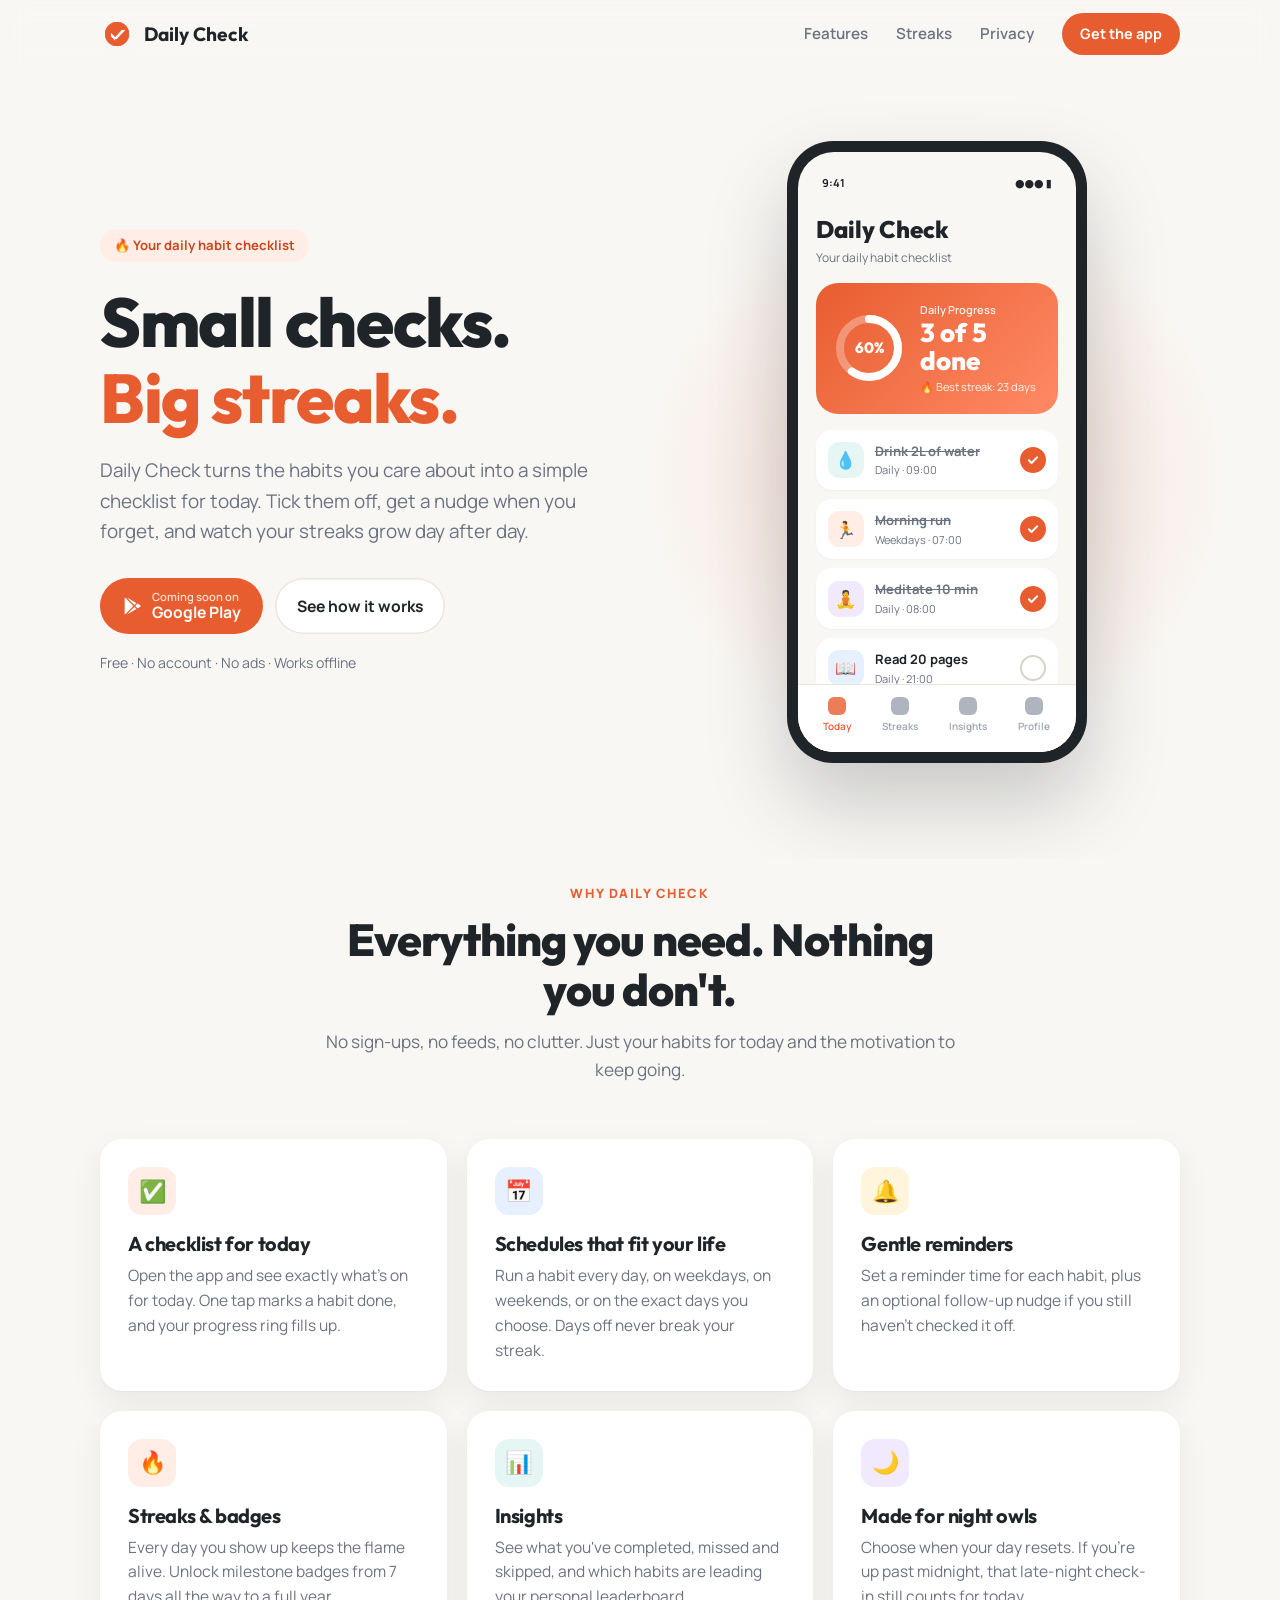
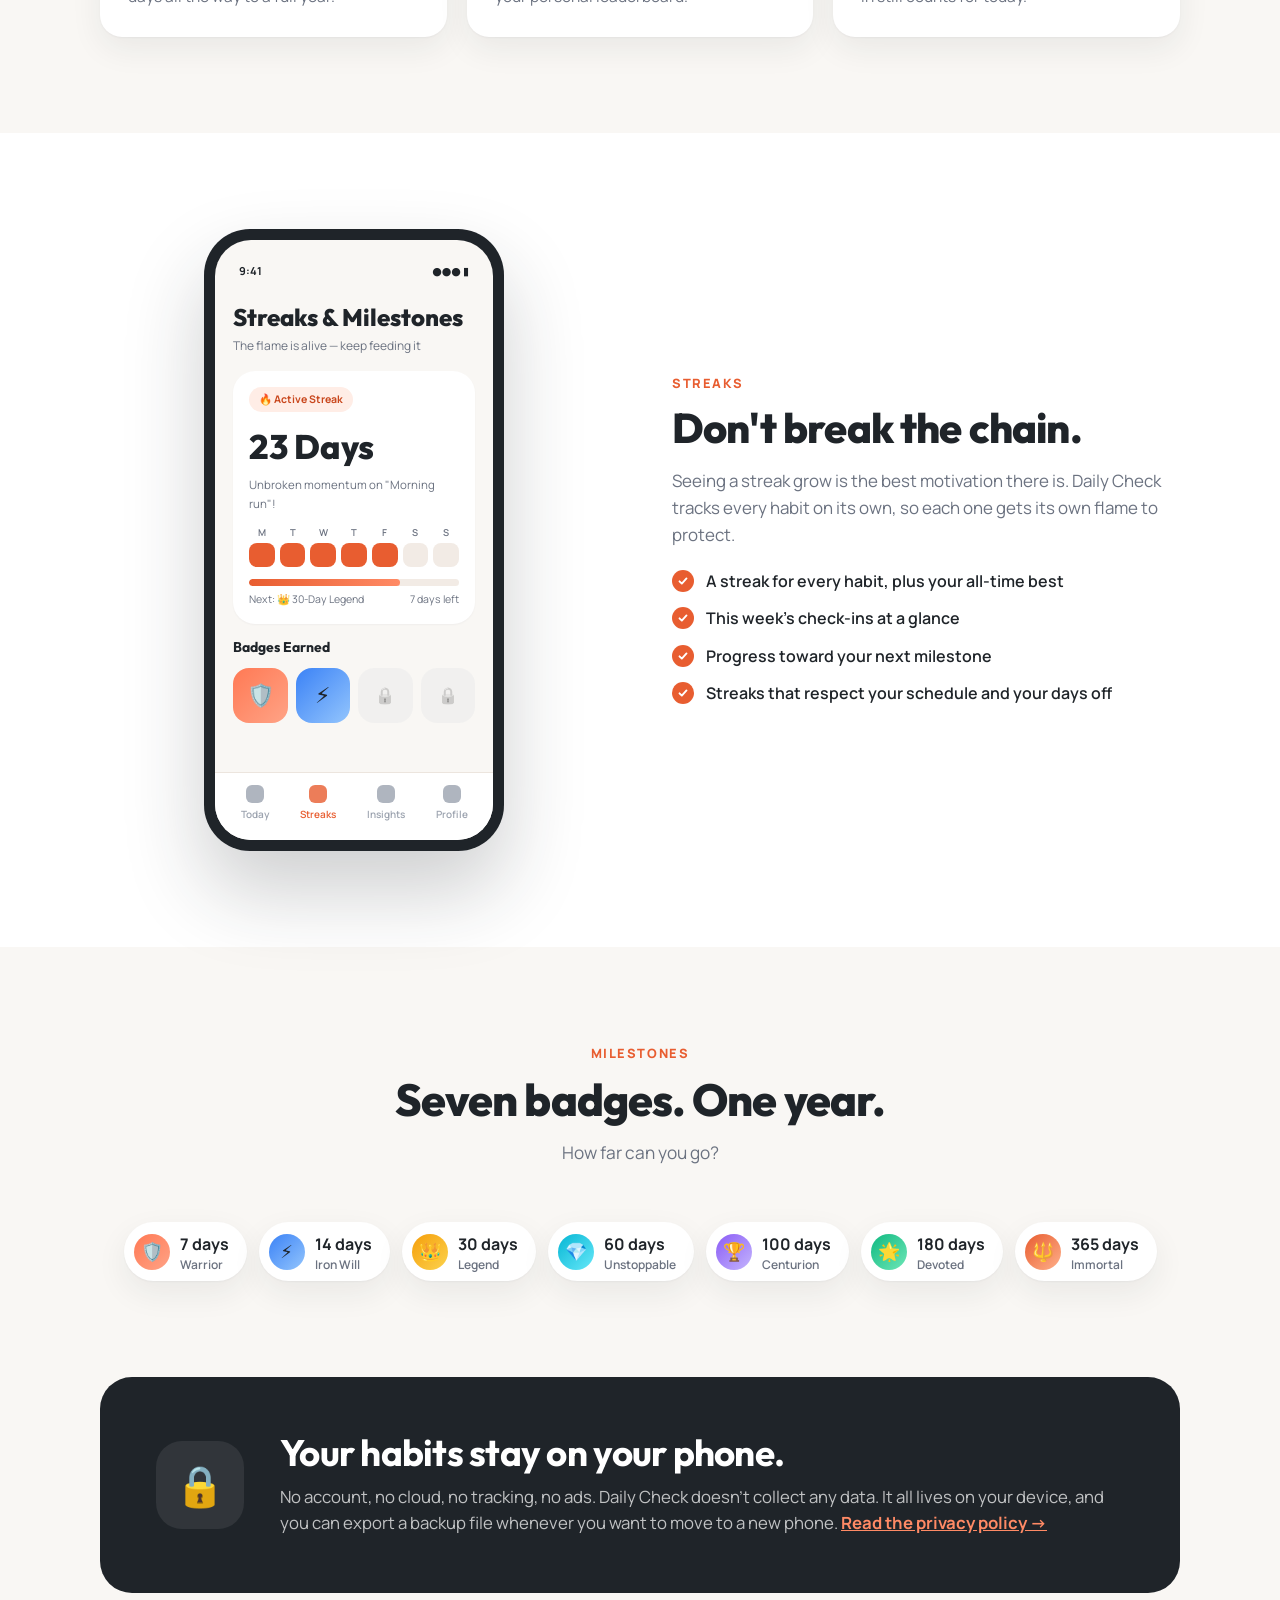
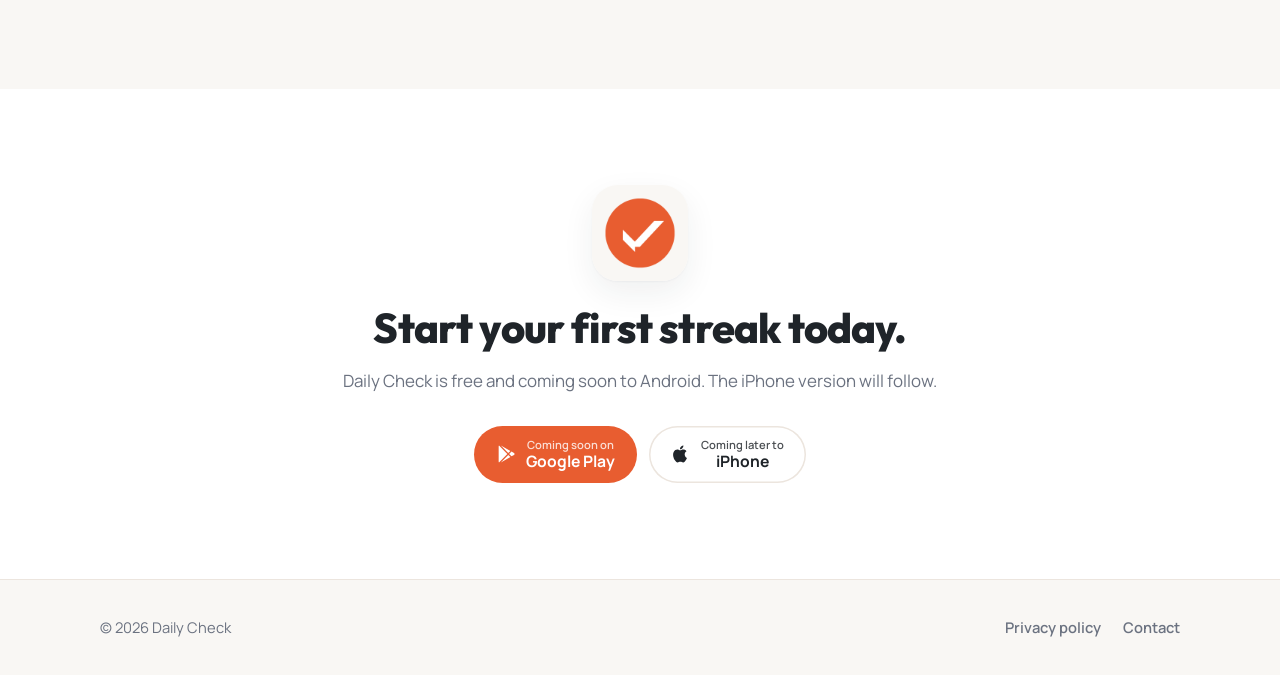
<file: docs/index.html>
<!doctype html>
<html lang="en">
<head>
  <meta charset="utf-8">
  <meta name="viewport" content="width=device-width, initial-scale=1">
  <title>Daily Check — Build habits that stick</title>
  <meta name="description" content="Daily Check is a simple, private habit tracker. Check off your daily habits, get gentle reminders, and watch your streaks grow. No account, no ads, your data stays on your phone.">
  <meta name="theme-color" content="#e85d30">
  <meta property="og:title" content="Daily Check — Build habits that stick">
  <meta property="og:description" content="A simple, private habit tracker. Check in daily, keep your streak alive.">
  <meta property="og:image" content="icon.png">
  <link rel="icon" href="icon.png">
  <link rel="preconnect" href="https://fonts.googleapis.com">
  <link rel="preconnect" href="https://fonts.gstatic.com" crossorigin>
  <link href="https://fonts.googleapis.com/css2?family=Manrope:wght@400;500;600;700;800&family=Outfit:wght@600;700;800&display=swap" rel="stylesheet">
  <link rel="stylesheet" href="styles.css">
</head>
<body>

<header class="nav">
  <div class="wrap">
    <a class="brand" href="#"><img src="icon.png" alt="">Daily Check</a>
    <nav class="nav-links">
      <a href="#features">Features</a>
      <a href="#streaks">Streaks</a>
      <a href="privacy.html">Privacy</a>
      <a class="btn btn-small" href="#download">Get the app</a>
    </nav>
  </div>
</header>

<main>

  <!-- Hero -->
  <section class="hero">
    <div class="wrap">
      <div>
        <span class="eyebrow">🔥 Your daily habit checklist</span>
        <h1>Small checks.<br><em>Big streaks.</em></h1>
        <p class="lead">Daily Check turns the habits you care about into a simple checklist for today. Tick them off, get a nudge when you forget, and watch your streaks grow day after day.</p>
        <div class="cta-row">
          <a class="btn" href="#download">
            <svg viewBox="0 0 24 24" fill="currentColor" aria-hidden="true"><path d="M3.6 1.8c-.3.3-.4.7-.4 1.2v18c0 .5.1.9.4 1.2l10-10.2L3.6 1.8zm11.1 11.3 2.6 2.6-11.5 6.6 8.9-9.2zm0-2.2L5.8 1.7l11.5 6.6-2.6 2.6zm3.9-1.9 3 1.7c.9.5.9 1.9 0 2.4l-3 1.7-2.8-2.9 2.8-2.9z"/></svg>
            <span><span class="sub">Coming soon on</span><span class="main">Google Play</span></span>
          </a>
          <a class="btn btn-ghost" href="#features">See how it works</a>
        </div>
        <p class="hero-note">Free · No account · No ads · Works offline</p>
      </div>

      <div class="hero-visual">
        <div class="phone" role="img" aria-label="Daily Check today screen showing 3 of 5 habits done">
          <div class="screen">
            <div class="status"><span>9:41</span><span>●●● ▮</span></div>
            <div class="scr-title">Daily Check</div>
            <div class="scr-sub">Your daily habit checklist</div>

            <div class="progress-card">
              <svg class="ring" viewBox="0 0 70 70" aria-hidden="true">
                <circle cx="35" cy="35" r="29" fill="none" stroke="rgba(255,255,255,.3)" stroke-width="8"/>
                <circle cx="35" cy="35" r="29" fill="none" stroke="#fff" stroke-width="8" stroke-linecap="round"
                        stroke-dasharray="182.2" stroke-dashoffset="72.9" transform="rotate(-90 35 35)"/>
                <text x="35" y="40" text-anchor="middle" fill="#fff" font-family="Outfit" font-weight="800" font-size="15">60%</text>
              </svg>
              <div>
                <div class="label">Daily Progress</div>
                <div class="big">3 of 5 done</div>
                <div class="best">🔥 Best streak: 23 days</div>
              </div>
            </div>

            <div class="habit done">
              <div class="ico" style="background:#e6f6f4">💧</div>
              <div><div class="nm">Drink 2L of water</div><div class="meta">Daily · 09:00</div></div>
              <div class="chk"><svg width="14" height="14" viewBox="0 0 24 24" fill="none" stroke="#fff" stroke-width="3.5" stroke-linecap="round" stroke-linejoin="round"><path d="M5 12.5l4.5 4.5L19 7.5"/></svg></div>
            </div>
            <div class="habit done">
              <div class="ico" style="background:#ffede6">🏃</div>
              <div><div class="nm">Morning run</div><div class="meta">Weekdays · 07:00</div></div>
              <div class="chk"><svg width="14" height="14" viewBox="0 0 24 24" fill="none" stroke="#fff" stroke-width="3.5" stroke-linecap="round" stroke-linejoin="round"><path d="M5 12.5l4.5 4.5L19 7.5"/></svg></div>
            </div>
            <div class="habit done">
              <div class="ico" style="background:#f1eaff">🧘</div>
              <div><div class="nm">Meditate 10 min</div><div class="meta">Daily · 08:00</div></div>
              <div class="chk"><svg width="14" height="14" viewBox="0 0 24 24" fill="none" stroke="#fff" stroke-width="3.5" stroke-linecap="round" stroke-linejoin="round"><path d="M5 12.5l4.5 4.5L19 7.5"/></svg></div>
            </div>
            <div class="habit">
              <div class="ico" style="background:#e7f0ff">📖</div>
              <div><div class="nm">Read 20 pages</div><div class="meta">Daily · 21:00</div></div>
              <div class="chk"></div>
            </div>
            <div class="habit">
              <div class="ico" style="background:#fff5dc">🌙</div>
              <div><div class="nm">No phone after 11pm</div><div class="meta">Daily · 22:30</div></div>
              <div class="chk"></div>
            </div>

            <div class="tabbar">
              <span class="on"><i></i>Today</span>
              <span><i></i>Streaks</span>
              <span><i></i>Insights</span>
              <span><i></i>Profile</span>
            </div>
          </div>
        </div>
      </div>
    </div>
  </section>

  <!-- Features -->
  <section id="features" style="padding-top:24px">
    <div class="wrap">
      <div class="section-head">
        <span class="kicker">Why Daily Check</span>
        <h2>Everything you need. Nothing you don't.</h2>
        <p>No sign-ups, no feeds, no clutter. Just your habits for today and the motivation to keep going.</p>
      </div>

      <div class="features">
        <article class="feature">
          <div class="fi" style="background:var(--peach-pale)">✅</div>
          <h3>A checklist for today</h3>
          <p>Open the app and see exactly what's on for today. One tap marks a habit done, and your progress ring fills up.</p>
        </article>
        <article class="feature">
          <div class="fi" style="background:#e7f0ff">📅</div>
          <h3>Schedules that fit your life</h3>
          <p>Run a habit every day, on weekdays, on weekends, or on the exact days you choose. Days off never break your streak.</p>
        </article>
        <article class="feature">
          <div class="fi" style="background:#fff5dc">🔔</div>
          <h3>Gentle reminders</h3>
          <p>Set a reminder time for each habit, plus an optional follow-up nudge if you still haven't checked it off.</p>
        </article>
        <article class="feature">
          <div class="fi" style="background:#ffede6">🔥</div>
          <h3>Streaks & badges</h3>
          <p>Every day you show up keeps the flame alive. Unlock milestone badges from 7 days all the way to a full year.</p>
        </article>
        <article class="feature">
          <div class="fi" style="background:#e6f6f4">📊</div>
          <h3>Insights</h3>
          <p>See what you've completed, missed and skipped, and which habits are leading your personal leaderboard.</p>
        </article>
        <article class="feature">
          <div class="fi" style="background:#f1eaff">🌙</div>
          <h3>Made for night owls</h3>
          <p>Choose when your day resets. If you're up past midnight, that late-night check-in still counts for today.</p>
        </article>
      </div>
    </div>
  </section>

  <!-- Showcase: streaks -->
  <section id="streaks" class="showcase">
    <div class="wrap">
      <div class="phone-col">
        <div class="phone" role="img" aria-label="Daily Check streaks screen showing a 23-day streak and milestone badges">
          <div class="screen">
            <div class="status"><span>9:41</span><span>●●● ▮</span></div>
            <div class="scr-title">Streaks & Milestones</div>
            <div class="scr-sub">The flame is alive — keep feeding it</div>

            <div class="streak-card">
              <span class="pill">🔥 Active Streak</span>
              <div class="streak-num">23 Days</div>
              <div style="font-size:11.5px;color:var(--muted)">Unbroken momentum on "Morning run"!</div>
              <div class="week">
                <div>M<b class="y"></b></div><div>T<b class="y"></b></div><div>W<b class="y"></b></div>
                <div>T<b class="y"></b></div><div>F<b class="y"></b></div><div>S<b></b></div><div>S<b></b></div>
              </div>
              <div class="bar"><b></b></div>
              <div class="tiny"><span>Next: 👑 30-Day Legend</span><span>7 days left</span></div>
            </div>

            <div class="sec-h">Badges Earned</div>
            <div class="badges">
              <div class="badge" style="background:linear-gradient(135deg,#ff7954,#ffa386)">🛡️</div>
              <div class="badge" style="background:linear-gradient(135deg,#3b82f6,#93c5fd)">⚡</div>
              <div class="badge lock">🔒</div>
              <div class="badge lock">🔒</div>
            </div>

            <div class="tabbar">
              <span><i></i>Today</span>
              <span class="on"><i></i>Streaks</span>
              <span><i></i>Insights</span>
              <span><i></i>Profile</span>
            </div>
          </div>
        </div>
      </div>
      <div>
        <span class="kicker">Streaks</span>
        <h2>Don't break the chain.</h2>
        <p>Seeing a streak grow is the best motivation there is. Daily Check tracks every habit on its own, so each one gets its own flame to protect.</p>
        <ul class="checks">
          <li>A streak for every habit, plus your all-time best</li>
          <li>This week's check-ins at a glance</li>
          <li>Progress toward your next milestone</li>
          <li>Streaks that respect your schedule and your days off</li>
        </ul>
      </div>
    </div>
  </section>

  <!-- Milestones -->
  <section>
    <div class="wrap">
      <div class="section-head">
        <span class="kicker">Milestones</span>
        <h2>Seven badges. One year.</h2>
        <p>How far can you go?</p>
      </div>
      <div class="milestones">
        <div class="ms"><span style="background:linear-gradient(135deg,#ff7954,#ffa386)">🛡️</span><div>7 days<small>Warrior</small></div></div>
        <div class="ms"><span style="background:linear-gradient(135deg,#3b82f6,#93c5fd)">⚡</span><div>14 days<small>Iron Will</small></div></div>
        <div class="ms"><span style="background:linear-gradient(135deg,#f59e0b,#fcd34d)">👑</span><div>30 days<small>Legend</small></div></div>
        <div class="ms"><span style="background:linear-gradient(135deg,#06b6d4,#67e8f9)">💎</span><div>60 days<small>Unstoppable</small></div></div>
        <div class="ms"><span style="background:linear-gradient(135deg,#8b5cf6,#c4b5fd)">🏆</span><div>100 days<small>Centurion</small></div></div>
        <div class="ms"><span style="background:linear-gradient(135deg,#10b981,#6ee7b7)">🌟</span><div>180 days<small>Devoted</small></div></div>
        <div class="ms"><span style="background:linear-gradient(135deg,#e85d30,#ffb08a)">🔱</span><div>365 days<small>Immortal</small></div></div>
      </div>
    </div>
  </section>

  <!-- Privacy -->
  <section style="padding-top:0">
    <div class="wrap">
      <div class="privacy-band">
        <div class="lock">🔒</div>
        <div>
          <h2>Your habits stay on your phone.</h2>
          <p>No account, no cloud, no tracking, no ads. Daily Check doesn't collect any data. It all lives on your device, and you can export a backup file whenever you want to move to a new phone. <a href="privacy.html">Read the privacy policy →</a></p>
        </div>
      </div>
    </div>
  </section>

  <!-- Download -->
  <section id="download" class="download showcase">
    <div class="wrap" style="display:block">
      <img class="icon-big" src="icon.png" alt="Daily Check app icon">
      <div class="section-head" style="margin-bottom:0">
        <h2>Start your first streak today.</h2>
        <p>Daily Check is free and coming soon to Android. The iPhone version will follow.</p>
      </div>
      <div class="cta-row">
        <a class="btn" href="#download">
          <svg viewBox="0 0 24 24" fill="currentColor" aria-hidden="true"><path d="M3.6 1.8c-.3.3-.4.7-.4 1.2v18c0 .5.1.9.4 1.2l10-10.2L3.6 1.8zm11.1 11.3 2.6 2.6-11.5 6.6 8.9-9.2zm0-2.2L5.8 1.7l11.5 6.6-2.6 2.6zm3.9-1.9 3 1.7c.9.5.9 1.9 0 2.4l-3 1.7-2.8-2.9 2.8-2.9z"/></svg>
          <span><span class="sub">Coming soon on</span><span class="main">Google Play</span></span>
        </a>
        <a class="btn btn-ghost" href="#download">
          <svg viewBox="0 0 24 24" fill="currentColor" aria-hidden="true"><path d="M16.4 12.6c0-2.6 2.1-3.8 2.2-3.9-1.2-1.8-3.1-2-3.7-2-1.6-.2-3.1.9-3.9.9-.8 0-2-.9-3.4-.9-1.7 0-3.3 1-4.2 2.6-1.8 3.1-.5 7.7 1.3 10.2.9 1.2 1.9 2.6 3.2 2.6 1.3-.1 1.8-.8 3.3-.8 1.6 0 2 .8 3.4.8 1.4 0 2.3-1.3 3.1-2.5 1-1.4 1.4-2.8 1.4-2.9 0 0-2.7-1-2.7-4.1zM13.8 4.9c.7-.9 1.2-2 1.1-3.2-1 0-2.3.7-3 1.6-.7.8-1.3 2-1.1 3.1 1.1.1 2.3-.6 3-1.5z"/></svg>
          <span><span class="sub">Coming later to</span><span class="main">iPhone</span></span>
        </a>
      </div>
    </div>
  </section>

</main>

<footer>
  <div class="wrap">
    <div>© 2026 Daily Check</div>
    <nav>
      <a href="privacy.html">Privacy policy</a>
      <a href="mailto:lahcen.lamkirich@gmail.com">Contact</a>
    </nav>
  </div>
</footer>

</body>
</html>
</file>
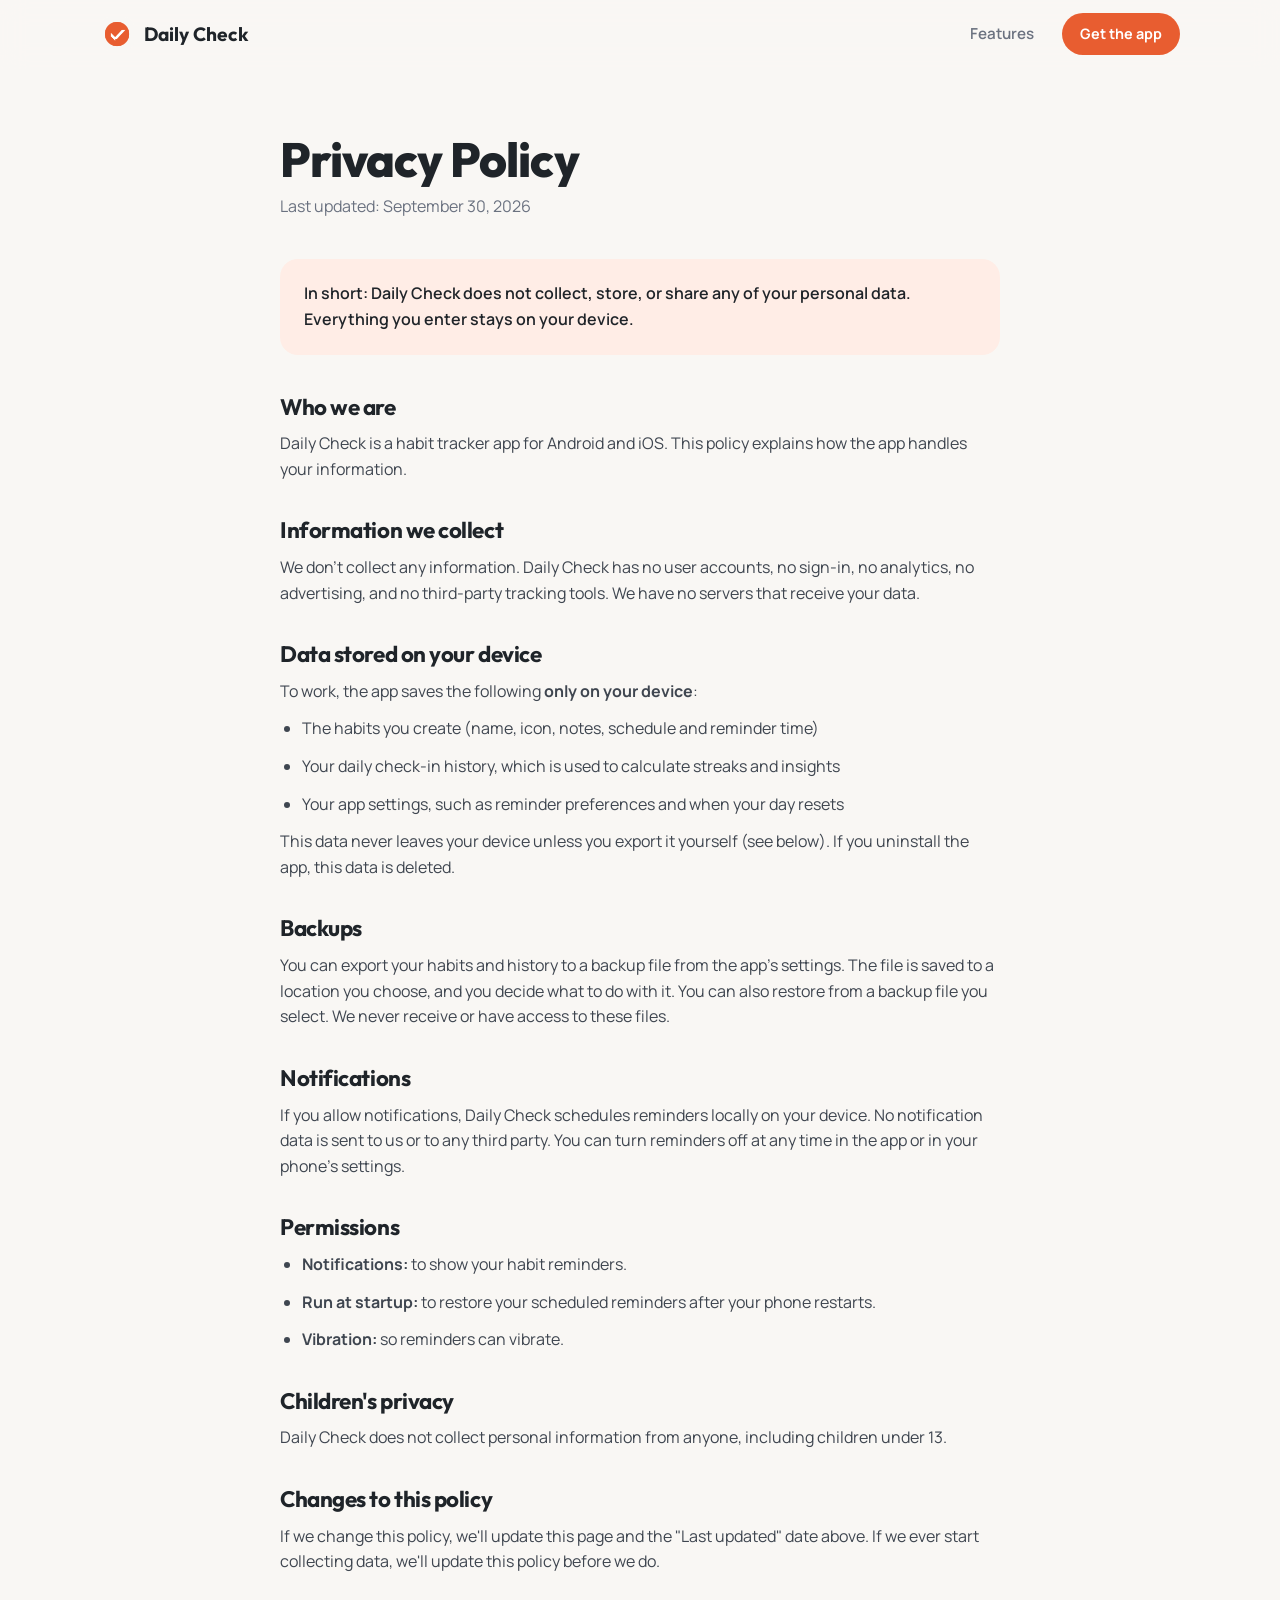
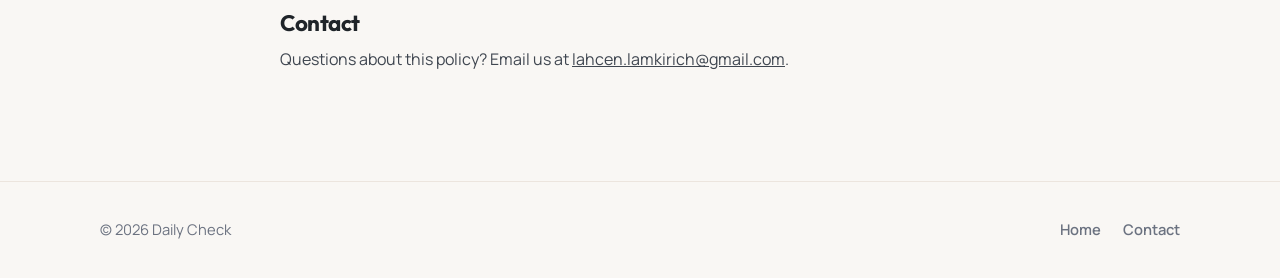
<file: docs/privacy.html>
<!doctype html>
<html lang="en">
<head>
  <meta charset="utf-8">
  <meta name="viewport" content="width=device-width, initial-scale=1">
  <title>Privacy Policy — Daily Check</title>
  <meta name="description" content="Privacy policy for the Daily Check habit tracker app.">
  <meta name="theme-color" content="#e85d30">
  <link rel="icon" href="icon.png">
  <link rel="preconnect" href="https://fonts.googleapis.com">
  <link rel="preconnect" href="https://fonts.gstatic.com" crossorigin>
  <link href="https://fonts.googleapis.com/css2?family=Manrope:wght@400;500;600;700;800&family=Outfit:wght@600;700;800&display=swap" rel="stylesheet">
  <link rel="stylesheet" href="styles.css">
</head>
<body>

<header class="nav">
  <div class="wrap">
    <a class="brand" href="index.html"><img src="icon.png" alt="">Daily Check</a>
    <nav class="nav-links">
      <a href="index.html#features">Features</a>
      <a class="btn btn-small" href="index.html#download">Get the app</a>
    </nav>
  </div>
</header>

<main class="legal">
  <h1>Privacy Policy</h1>
  <p class="updated">Last updated: September 30, 2026</p>

  <div class="summary">
    In short: Daily Check does not collect, store, or share any of your personal data. Everything you enter stays on your device.
  </div>

  <h2>Who we are</h2>
  <p>Daily Check is a habit tracker app for Android and iOS. This policy explains how the app handles your information.</p>

  <h2>Information we collect</h2>
  <p>We don't collect any information. Daily Check has no user accounts, no sign-in, no analytics, no advertising, and no third-party tracking tools. We have no servers that receive your data.</p>

  <h2>Data stored on your device</h2>
  <p>To work, the app saves the following <strong>only on your device</strong>:</p>
  <ul>
    <li>The habits you create (name, icon, notes, schedule and reminder time)</li>
    <li>Your daily check-in history, which is used to calculate streaks and insights</li>
    <li>Your app settings, such as reminder preferences and when your day resets</li>
  </ul>
  <p>This data never leaves your device unless you export it yourself (see below). If you uninstall the app, this data is deleted.</p>

  <h2>Backups</h2>
  <p>You can export your habits and history to a backup file from the app's settings. The file is saved to a location you choose, and you decide what to do with it. You can also restore from a backup file you select. We never receive or have access to these files.</p>

  <h2>Notifications</h2>
  <p>If you allow notifications, Daily Check schedules reminders locally on your device. No notification data is sent to us or to any third party. You can turn reminders off at any time in the app or in your phone's settings.</p>

  <h2>Permissions</h2>
  <ul>
    <li><strong>Notifications:</strong> to show your habit reminders.</li>
    <li><strong>Run at startup:</strong> to restore your scheduled reminders after your phone restarts.</li>
    <li><strong>Vibration:</strong> so reminders can vibrate.</li>
  </ul>

  <h2>Children's privacy</h2>
  <p>Daily Check does not collect personal information from anyone, including children under 13.</p>

  <h2>Changes to this policy</h2>
  <p>If we change this policy, we'll update this page and the "Last updated" date above. If we ever start collecting data, we'll update this policy before we do.</p>

  <h2>Contact</h2>
  <p>Questions about this policy? Email us at <a href="mailto:lahcen.lamkirich@gmail.com">lahcen.lamkirich@gmail.com</a>.</p>
</main>

<footer>
  <div class="wrap">
    <div>© 2026 Daily Check</div>
    <nav>
      <a href="index.html">Home</a>
      <a href="mailto:lahcen.lamkirich@gmail.com">Contact</a>
    </nav>
  </div>
</footer>

</body>
</html>
</file>
<file: docs/styles.css>
:root {
  --coral: #e85d30;
  --coral-deep: #c9471d;
  --peach: #ff8a65;
  --peach-pale: #ffede6;
  --canvas: #f9f7f4;
  --card: #ffffff;
  --sand: #f2ebe5;
  --ink: #1f2429;
  --muted: #6b7280;
  --teal: #2ec4b6;
  --line: #ece5de;
  --radius: 22px;
  --shadow: 0 1px 2px rgba(31, 36, 41, 0.04), 0 12px 32px rgba(31, 36, 41, 0.07);
}

* { box-sizing: border-box; margin: 0; padding: 0; }

html { scroll-behavior: smooth; }

body {
  font-family: "Manrope", system-ui, sans-serif;
  background: var(--canvas);
  color: var(--ink);
  line-height: 1.6;
  -webkit-font-smoothing: antialiased;
}

h1, h2, h3 { font-family: "Outfit", system-ui, sans-serif; line-height: 1.1; letter-spacing: -0.02em; }

a { color: inherit; }

img { max-width: 100%; display: block; }

.wrap { width: 100%; max-width: 1120px; margin: 0 auto; padding: 0 20px; }

/* ---------- Nav ---------- */
.nav {
  position: sticky; top: 0; z-index: 10;
  background: rgba(249, 247, 244, 0.85);
  backdrop-filter: blur(12px);
  border-bottom: 1px solid transparent;
}
.nav .wrap { display: flex; align-items: center; justify-content: space-between; height: 68px; }
.brand { display: flex; align-items: center; gap: 10px; text-decoration: none; font-family: "Outfit", sans-serif; font-weight: 700; font-size: 1.2rem; }
.brand img { width: 34px; height: 34px; border-radius: 10px; }
.nav-links { display: flex; gap: 28px; align-items: center; font-size: 0.95rem; font-weight: 600; }
.nav-links a { text-decoration: none; color: var(--muted); }
.nav-links a:hover { color: var(--ink); }
.nav-links .btn { color: #fff; }

/* ---------- Buttons ---------- */
.btn {
  display: inline-flex; align-items: center; gap: 10px;
  padding: 13px 22px; border-radius: 999px;
  font-weight: 700; font-size: 0.98rem; text-decoration: none;
  background: var(--coral); color: #fff;
  transition: transform 0.15s ease, background 0.15s ease;
}
.btn:hover { background: var(--coral-deep); transform: translateY(-1px); }
.btn-small { padding: 9px 18px; font-size: 0.9rem; }
.btn-ghost { background: var(--card); color: var(--ink); box-shadow: inset 0 0 0 1.5px var(--line); }
.btn-ghost:hover { background: var(--card); box-shadow: inset 0 0 0 1.5px var(--ink); }
.btn svg { width: 20px; height: 20px; flex: none; }
.btn .sub { display: block; font-size: 0.7rem; font-weight: 600; opacity: 0.8; line-height: 1.1; }
.btn .main { display: block; line-height: 1.15; }

/* ---------- Hero ---------- */
.hero { padding: 72px 0 96px; overflow: hidden; }
.hero .wrap { display: grid; grid-template-columns: 1.05fr 0.95fr; gap: 56px; align-items: center; }
.eyebrow {
  display: inline-flex; align-items: center; gap: 8px;
  background: var(--peach-pale); color: var(--coral-deep);
  font-weight: 700; font-size: 0.82rem; padding: 6px 14px; border-radius: 999px;
  margin-bottom: 22px;
}
.hero h1 { font-size: clamp(2.6rem, 6vw, 4.3rem); font-weight: 800; margin-bottom: 20px; }
.hero h1 em { font-style: normal; color: var(--coral); }
.hero p.lead { font-size: 1.18rem; color: var(--muted); max-width: 30em; margin-bottom: 32px; }
.cta-row { display: flex; flex-wrap: wrap; gap: 12px; }
.hero-note { margin-top: 18px; font-size: 0.88rem; color: var(--muted); }

.hero-visual { position: relative; display: flex; justify-content: center; }
.hero-visual::before {
  content: ""; position: absolute; inset: 8% -10% 0;
  background: radial-gradient(closest-side, rgba(232, 93, 48, 0.2), transparent);
  z-index: -1;
}

/* ---------- Phone mockup ---------- */
.phone {
  text-align: left;
  width: 300px; flex: none;
  background: var(--ink); border-radius: 46px; padding: 11px;
  box-shadow: 0 40px 80px rgba(31, 36, 41, 0.22);
}
.screen {
  background: var(--canvas); border-radius: 36px; overflow: hidden;
  height: 600px; padding: 22px 18px; position: relative;
  font-size: 13px;
}
.status { display: flex; justify-content: space-between; font-weight: 700; font-size: 11px; margin-bottom: 18px; padding: 0 6px; }
.scr-title { font-family: "Outfit", sans-serif; font-weight: 800; font-size: 24px; }
.scr-sub { color: var(--muted); font-size: 12px; margin-bottom: 16px; }

.progress-card {
  background: linear-gradient(135deg, var(--coral), var(--peach));
  color: #fff; border-radius: 22px; padding: 18px;
  display: flex; align-items: center; gap: 16px; margin-bottom: 16px;
}
.ring { width: 70px; height: 70px; flex: none; }
.progress-card .label { font-size: 11px; opacity: 0.9; font-weight: 600; }
.progress-card .big { font-family: "Outfit", sans-serif; font-size: 26px; font-weight: 800; line-height: 1.1; }
.progress-card .best { font-size: 11px; opacity: 0.9; margin-top: 2px; }

.habit {
  background: var(--card); border-radius: 16px; padding: 11px 12px;
  display: flex; align-items: center; gap: 11px; margin-bottom: 9px;
  box-shadow: 0 1px 2px rgba(31, 36, 41, 0.04);
}
.habit .ico {
  width: 36px; height: 36px; border-radius: 11px; flex: none;
  display: grid; place-items: center; font-size: 17px;
}
.habit .nm { font-weight: 700; font-size: 13px; }
.habit .meta { font-size: 11px; color: var(--muted); }
.habit .chk {
  margin-left: auto; width: 26px; height: 26px; border-radius: 50%; flex: none;
  border: 2px solid #d9d2cb; display: grid; place-items: center;
}
.habit.done .chk { background: var(--coral); border-color: var(--coral); }
.habit.done .nm { text-decoration: line-through; color: var(--muted); }

.tabbar {
  position: absolute; left: 0; right: 0; bottom: 0;
  background: var(--card); display: flex; justify-content: space-around;
  padding: 12px 10px 18px; border-top: 1px solid var(--line);
  font-size: 10px; color: #9ca3af; font-weight: 600;
}
.tabbar span { display: flex; flex-direction: column; align-items: center; gap: 3px; }
.tabbar span.on { color: var(--coral); }
.tabbar i { width: 18px; height: 18px; border-radius: 6px; background: currentColor; opacity: 0.8; }

/* Streak screen */
.streak-card { background: var(--card); border-radius: 22px; padding: 16px; margin-bottom: 12px; box-shadow: 0 1px 2px rgba(31, 36, 41, 0.04); }
.pill { display: inline-flex; gap: 5px; align-items: center; background: var(--peach-pale); color: var(--coral-deep); font-weight: 700; font-size: 10.5px; padding: 4px 10px; border-radius: 999px; }
.streak-num { font-family: "Outfit", sans-serif; font-size: 34px; font-weight: 800; margin: 8px 0 2px; }
.week { display: grid; grid-template-columns: repeat(7, 1fr); gap: 5px; margin-top: 12px; }
.week div { text-align: center; font-size: 9.5px; color: var(--muted); font-weight: 600; }
.week b { display: block; height: 24px; border-radius: 8px; background: var(--sand); margin-top: 3px; }
.week b.y { background: var(--coral); }
.bar { height: 7px; border-radius: 99px; background: var(--sand); margin: 12px 0 5px; overflow: hidden; }
.bar b { display: block; height: 100%; width: 72%; background: linear-gradient(90deg, var(--coral), var(--peach)); border-radius: 99px; }
.tiny { font-size: 10.5px; color: var(--muted); display: flex; justify-content: space-between; }
.badges { display: grid; grid-template-columns: repeat(4, 1fr); gap: 8px; }
.badge { aspect-ratio: 1; border-radius: 16px; display: grid; place-items: center; font-size: 22px; }
.badge.lock { background: var(--sand); filter: grayscale(1); opacity: 0.55; font-size: 16px; }
.sec-h { font-family: "Outfit", sans-serif; font-weight: 700; font-size: 14px; margin: 4px 0 10px; }

/* ---------- Sections ---------- */
section { padding: 96px 0; }
.section-head { max-width: 640px; margin: 0 auto 56px; text-align: center; }
.section-head h2 { font-size: clamp(2rem, 4vw, 2.8rem); font-weight: 800; margin-bottom: 14px; }
.section-head p { color: var(--muted); font-size: 1.08rem; }
.kicker { color: var(--coral); font-weight: 800; font-size: 0.8rem; letter-spacing: 0.12em; text-transform: uppercase; margin-bottom: 12px; display: block; }

.features { display: grid; grid-template-columns: repeat(3, 1fr); gap: 20px; }
.feature {
  background: var(--card); border-radius: var(--radius); padding: 28px;
  box-shadow: var(--shadow);
}
.feature .fi {
  width: 48px; height: 48px; border-radius: 14px; display: grid; place-items: center;
  font-size: 22px; margin-bottom: 18px;
}
.feature h3 { font-size: 1.25rem; margin-bottom: 8px; }
.feature p { color: var(--muted); font-size: 0.97rem; }

/* Showcase */
.showcase { background: var(--card); }
.showcase .wrap { display: grid; grid-template-columns: 1fr 1fr; gap: 64px; align-items: center; }
.showcase + .showcase .wrap .phone-col { order: 2; }
.showcase h2 { font-size: clamp(1.9rem, 3.6vw, 2.6rem); font-weight: 800; margin-bottom: 16px; }
.showcase p { color: var(--muted); font-size: 1.06rem; margin-bottom: 20px; }
.checks { list-style: none; display: grid; gap: 12px; }
.checks li { display: flex; gap: 12px; align-items: flex-start; font-weight: 600; }
.checks li::before {
  content: ""; width: 22px; height: 22px; flex: none; border-radius: 50%; margin-top: 1px;
  background: var(--coral) url("data:image/svg+xml,%3Csvg xmlns='http://www.w3.org/2000/svg' viewBox='0 0 24 24' fill='none' stroke='white' stroke-width='3.2' stroke-linecap='round' stroke-linejoin='round'%3E%3Cpath d='M6 12.5l4 4 8-9'/%3E%3C/svg%3E") center / 14px no-repeat;
}
.phone-col { display: flex; justify-content: center; }
.showcase.alt { background: var(--canvas); }

/* Milestones strip */
.milestones { display: flex; flex-wrap: wrap; justify-content: center; gap: 12px; }
.ms {
  display: flex; align-items: center; gap: 10px;
  background: var(--card); padding: 10px 18px 10px 10px; border-radius: 999px;
  box-shadow: var(--shadow); font-weight: 700;
}
.ms span { width: 36px; height: 36px; border-radius: 50%; display: grid; place-items: center; font-size: 18px; }
.ms small { display: block; font-weight: 600; color: var(--muted); font-size: 0.75rem; line-height: 1.1; }

/* Privacy band */
.privacy-band {
  background: var(--ink); color: #fff; border-radius: 32px;
  padding: 56px; display: grid; grid-template-columns: auto 1fr; gap: 36px; align-items: center;
}
.privacy-band .lock {
  width: 88px; height: 88px; border-radius: 26px; background: rgba(255, 255, 255, 0.08);
  display: grid; place-items: center; font-size: 40px;
}
.privacy-band h2 { font-size: clamp(1.7rem, 3.2vw, 2.3rem); margin-bottom: 10px; }
.privacy-band p { color: rgba(255, 255, 255, 0.72); font-size: 1.05rem; }
.privacy-band a { color: var(--peach); font-weight: 700; }

/* Download */
.download { text-align: center; }
.download .icon-big { width: 96px; height: 96px; border-radius: 26px; margin: 0 auto 24px; box-shadow: var(--shadow); }
.download .cta-row { justify-content: center; margin-top: 32px; }

/* Footer */
footer { border-top: 1px solid var(--line); padding: 36px 0; font-size: 0.92rem; color: var(--muted); }
footer .wrap { display: flex; flex-wrap: wrap; gap: 16px; justify-content: space-between; align-items: center; }
footer nav { display: flex; gap: 22px; }
footer a { text-decoration: none; font-weight: 600; }
footer a:hover { color: var(--ink); }

/* ---------- Legal page ---------- */
.legal { max-width: 760px; margin: 0 auto; padding: 64px 20px 96px; }
.legal h1 { font-size: clamp(2.2rem, 5vw, 3rem); font-weight: 800; margin-bottom: 8px; }
.legal .updated { color: var(--muted); margin-bottom: 40px; }
.legal .summary { background: var(--peach-pale); border-radius: 18px; padding: 22px 24px; margin-bottom: 40px; font-weight: 600; }
.legal h2 { font-size: 1.4rem; margin: 36px 0 12px; }
.legal p, .legal li { color: #3f4650; margin-bottom: 12px; }
.legal ul { padding-left: 22px; }

/* ---------- Responsive ---------- */
@media (max-width: 900px) {
  .hero .wrap, .showcase .wrap { grid-template-columns: 1fr; gap: 48px; }
  .hero { padding: 40px 0 72px; text-align: center; }
  .hero p.lead { margin-left: auto; margin-right: auto; }
  .cta-row { justify-content: center; }
  .showcase + .showcase .wrap .phone-col { order: 0; }
  .features { grid-template-columns: 1fr 1fr; }
  .privacy-band { grid-template-columns: 1fr; padding: 40px 28px; text-align: center; }
  .privacy-band .lock { margin: 0 auto; }
}

@media (max-width: 620px) {
  .nav-links a:not(.btn) { display: none; }
  section { padding: 72px 0; }
  .features { grid-template-columns: 1fr; }
  .phone { width: 280px; }
  .screen { height: 560px; }
  .wrap { padding: 0 16px; }
}
</file>
